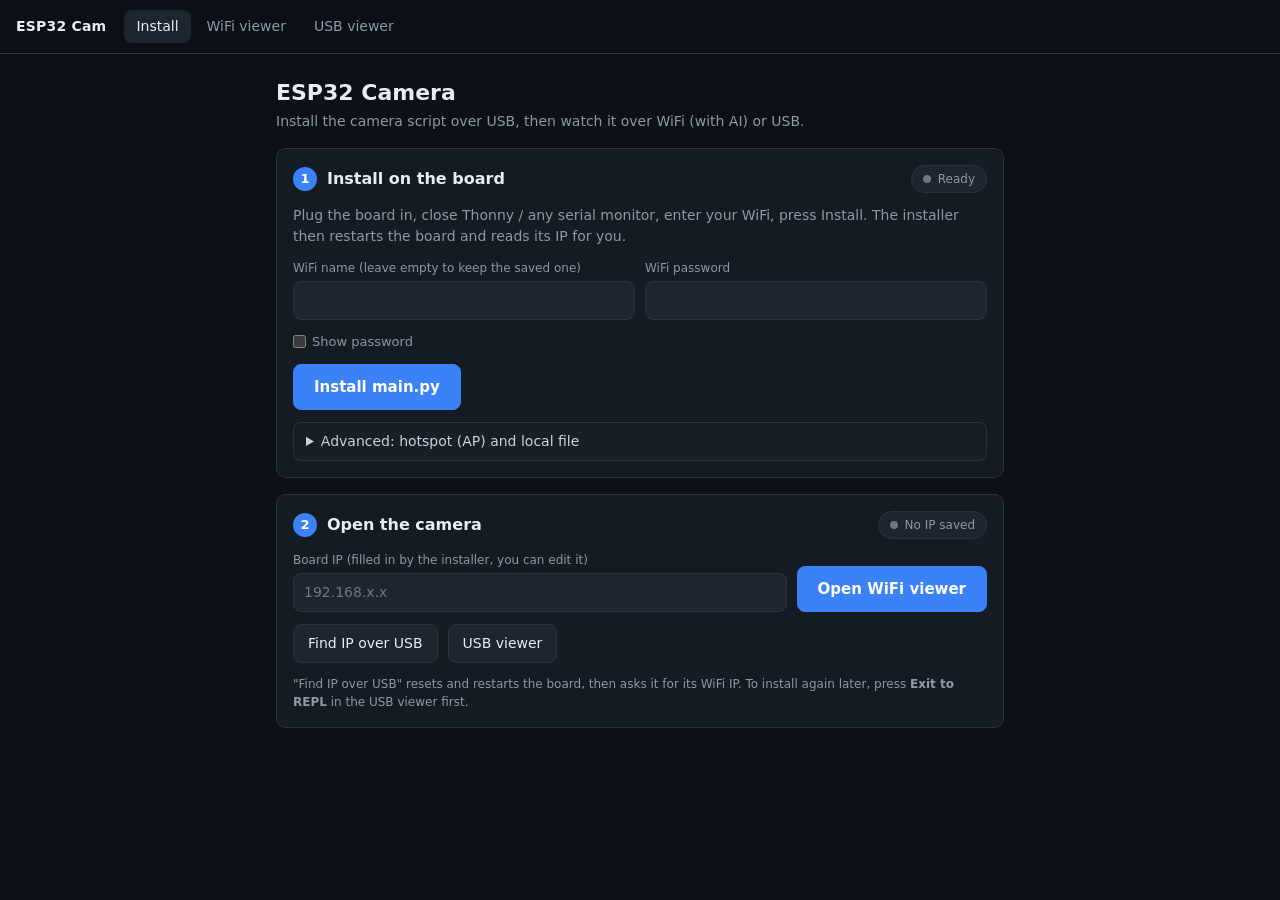
<file: index.html>
<!DOCTYPE html>
<html lang="en">
<head>
<meta charset="UTF-8">
<meta name="viewport" content="width=device-width, initial-scale=1">
<title>ESP32 Camera</title>
<link rel="stylesheet" href="ui.css">
</head>
<body>
<nav class="nav">
  <span class="brand">ESP32 Cam</span>
  <a href="index.html" class="on">Install</a>
  <a href="wifi_viewer.html">WiFi viewer</a>
  <a href="usb_viewer.html">USB viewer</a>
</nav>

<div class="page">
  <div>
    <h1>ESP32 Camera</h1>
    <p class="lead">Install the camera script over USB, then watch it over WiFi (with AI) or USB.</p>
  </div>

  <div id="unsupported" class="notice bad" hidden>This browser has no Web Serial. Use Chrome or Edge on a PC. You can still open the WiFi viewer below.</div>

  <!-- ============ 1. INSTALL ============ -->
  <section class="card">
    <div class="card-head">
      <span class="step">1</span>
      <h2>Install on the board</h2>
      <span class="spacer"></span>
      <span id="stage" class="chip"><i class="dot"></i><span id="stageText">Ready</span></span>
    </div>
    <p class="muted" style="margin:0">Plug the board in, close Thonny / any serial monitor, enter your WiFi, press Install.
      The installer then restarts the board and reads its IP for you.</p>

    <div class="row">
      <label class="field grow"><span>WiFi name (leave empty to keep the saved one)</span>
        <input type="text" id="ssid" autocomplete="off"></label>
      <label class="field grow"><span>WiFi password</span>
        <input type="password" id="pw" autocomplete="off"></label>
    </div>
    <label class="check"><input type="checkbox" id="showPw"> Show password</label>

    <div class="row center">
      <button id="install" class="primary big">Install main.py</button>
      <progress id="prog" value="0" max="100" hidden style="flex:1;min-width:140px"></progress>
    </div>
    <pre id="log" class="log" hidden></pre>

    <details>
      <summary>Advanced: hotspot (AP) and local file</summary>
      <div class="row center" style="margin-bottom:10px">
        <label class="check"><input type="checkbox" id="apEnable" checked> Camera makes its own hotspot at boot (http://192.168.4.1/)</label>
      </div>
      <div class="row">
        <label class="field grow"><span>AP name</span><input type="text" id="apSsid" value="ESP32-CAM" autocomplete="off"></label>
        <label class="field grow"><span>AP password (8+ chars, blank = open)</span><input type="password" id="apPw" value="12345678" autocomplete="off"></label>
      </div>
      <hr style="border:0;border-top:1px solid var(--line);margin:14px 0">
      <div id="src" class="small muted">Checking main.py...</div>
      <div id="local" style="margin-top:6px">
        <span class="small muted">Use a local main.py instead:</span>
        <input type="file" id="file" accept=".py" class="small">
      </div>
    </details>
  </section>

  <!-- ============ 2. OPEN ============ -->
  <section class="card">
    <div class="card-head">
      <span class="step">2</span>
      <h2>Open the camera</h2>
      <span class="spacer"></span>
      <span id="ipChip" class="chip"><i class="dot"></i><span id="ipChipText">No IP saved</span></span>
    </div>

    <div class="row">
      <label class="field grow"><span>Board IP (filled in by the installer, you can edit it)</span>
        <input type="text" id="camIp" list="recentIps" placeholder="192.168.x.x" autocomplete="off" spellcheck="false"></label>
      <datalist id="recentIps"></datalist>
      <a class="btn primary big" id="wifiViewer" href="wifi_viewer.html">Open WiFi viewer</a>
    </div>

    <div class="row center">
      <button id="findIp">Find IP over USB</button>
      <a class="btn" href="usb_viewer.html">USB viewer</a>
      <a class="btn" id="direct" href="#" target="_blank" rel="noopener" hidden>Board's own page</a>
    </div>
    <p class="small muted" style="margin:0">"Find IP over USB" resets and restarts the board, then asks it for its WiFi IP.
      To install again later, press <b>Exit to REPL</b> in the USB viewer first.</p>
  </section>
</div>

<script>
(function () {
  var $ = function (id) { return document.getElementById(id); };
  var enc = new TextEncoder(), dec = new TextDecoder();
  var sleep = function (ms) { return new Promise(function (r) { setTimeout(r, ms); }); };

  var mainBytes = null, usingLocal = false;
  var port = null, reader = null, writer = null, reading = false, readDone = null, rx = '';

  if (!('serial' in navigator)) $('unsupported').hidden = false;

  function log(msg) {
    var el = $('log');
    el.hidden = false;
    el.textContent += msg + '\n';
    el.scrollTop = el.scrollHeight;
  }

  function setStage(text, kind) {          // kind: '' | wait | live | err
    $('stage').className = 'chip' + (kind ? ' ' + kind : '');
    $('stageText').textContent = text;
  }

  $('showPw').addEventListener('change', function () {
    $('pw').type = $('showPw').checked ? 'text' : 'password';
  });

  // ---- saved board IP (shared with wifi_viewer.html through localStorage) ----
  var LS_IP = 'esp32cam.ip', LS_RECENT = 'esp32cam.recent';
  function lsGet(k) { try { return localStorage.getItem(k); } catch (e) { return null; } }
  function lsSet(k, v) { try { localStorage.setItem(k, v); } catch (e) {} }
  function cleanHost(s) {
    return String(s || '').trim().replace(/^https?:\/\//i, '').replace(/[\/?#].*$/, '');
  }
  function getRecent() {
    try { var a = JSON.parse(lsGet(LS_RECENT) || '[]'); return Array.isArray(a) ? a : []; } catch (e) { return []; }
  }
  function fillRecent() {
    var dl = $('recentIps');
    dl.textContent = '';
    getRecent().forEach(function (h) {
      var o = document.createElement('option');
      o.value = h;
      dl.appendChild(o);
    });
  }
  function updateLinks() {
    var ip = cleanHost($('camIp').value);
    $('wifiViewer').href = 'wifi_viewer.html' + (ip ? '?ip=' + encodeURIComponent(ip) : '');
    $('direct').hidden = !ip;
    $('direct').href = ip ? 'http://' + ip + '/' : '#';
    var saved = cleanHost(lsGet(LS_IP) || '');
    if (ip && ip === saved) {
      $('ipChip').className = 'chip live';
      $('ipChipText').textContent = 'IP saved';
    } else {
      $('ipChip').className = 'chip' + (ip ? ' wait' : '');
      $('ipChipText').textContent = ip ? 'Not saved yet (press Enter)' : 'No IP saved';
    }
  }
  function saveIp(ip) {
    ip = cleanHost(ip);
    if (!ip) return;
    lsSet(LS_IP, ip);
    var a = getRecent().filter(function (x) { return x !== ip; });
    a.unshift(ip);
    lsSet(LS_RECENT, JSON.stringify(a.slice(0, 6)));
    $('camIp').value = ip;
    fillRecent();
    updateLinks();
  }
  $('camIp').addEventListener('input', updateLinks);
  $('camIp').addEventListener('change', function () { saveIp($('camIp').value); });
  (function initIp() {
    var ip = cleanHost(lsGet(LS_IP) || '');
    if (ip) $('camIp').value = ip;
    fillRecent();
    updateLinks();
  })();

  // ---- main.py source ------------------------------------------------------
  async function loadMain() {
    try {
      var r = await fetch('main.py?t=' + Date.now(), { cache: 'no-store' });
      if (!r.ok) throw new Error('HTTP ' + r.status);
      mainBytes = new Uint8Array(await r.arrayBuffer());
      usingLocal = false;
      $('src').textContent = 'main.py fetched from this site: ' + mainBytes.length + ' bytes';
      return true;
    } catch (e) {
      mainBytes = null;
      $('src').textContent = 'Could not fetch main.py (' + e.message + '). ' +
        (location.protocol === 'file:'
          ? 'Open this page from a web server instead of a file, or choose the file below.'
          : 'Put main.py next to this page, or choose the file below.');
      document.querySelector('details').open = true;
      return false;
    }
  }

  $('file').addEventListener('change', async function () {
    var f = $('file').files[0];
    if (!f) return;
    mainBytes = new Uint8Array(await f.arrayBuffer());
    usingLocal = true;
    $('src').textContent = 'Using local file ' + f.name + ': ' + mainBytes.length + ' bytes';
  });

  // ---- serial helpers -----------------------------------------------------
  function startReading() {
    reading = true;
    rx = '';
    readDone = (async function () {
      while (reading && port && port.readable) {
        reader = port.readable.getReader();
        try {
          for (;;) {
            var r = await reader.read();
            if (r.done) break;
            var txt = dec.decode(r.value, { stream: true });
            console.log('[serial rx]', JSON.stringify(txt));
            rx += txt;
            if (rx.length > 65536) rx = rx.slice(-8192);
          }
        } catch (e) {
        } finally {
          try { reader.releaseLock(); } catch (e2) {}
          reader = null;
        }
      }
    })();
  }

  async function openPort(baud, quiet) {
    await port.open({ baudRate: baud, bufferSize: 1 << 16 });
    if (quiet) {                            // keep DTR/RTS low so the open does not reset the board
      try { await port.setSignals({ dataTerminalReady: false, requestToSend: false }); } catch (e) {}
    }
    writer = port.writable.getWriter();
    startReading();
  }

  async function releasePort() {            // closes the port but keeps the port object for a reopen
    reading = false;
    try { if (reader) await reader.cancel(); } catch (e) {}
    try { if (readDone) await readDone; } catch (e) {}
    try { if (writer) writer.releaseLock(); } catch (e) {}
    writer = null;
    try { if (port) await port.close(); } catch (e) {}
  }

  async function closePort() {
    await releasePort();
    port = null;
  }

  async function write(str) {
    console.log('[serial tx]', JSON.stringify(str.length > 200 ? str.slice(0, 200) + '...(' + str.length + ' chars)' : str));
    await writer.write(enc.encode(str));
  }

  async function writePaced(str) {          // small slices: the board has a tiny RX buffer
    for (var i = 0; i < str.length; i += 128) {
      await write(str.slice(i, i + 128));
      await sleep(6);
    }
  }

  async function readUntil(token, timeoutMs) {
    var t0 = performance.now();
    while (performance.now() - t0 < timeoutMs) {
      var i = rx.indexOf(token);
      if (i >= 0) {
        var out = rx.slice(0, i + token.length);
        rx = rx.slice(i + token.length);
        return out;
      }
      await sleep(8);
    }
    throw new Error('timeout waiting for ' + JSON.stringify(token));
  }

  async function hardReset() {              // works on boards with the usual DTR/RTS auto-reset
    try {
      await port.setSignals({ dataTerminalReady: false, requestToSend: true });
      await sleep(120);
      await port.setSignals({ dataTerminalReady: false, requestToSend: false });
    } catch (e) {}
  }

  async function enterRaw() {
    var t0 = performance.now();
    while (performance.now() - t0 < 20000) {
      await write('\x03\x03');              // interrupt main.py (works in its 4 s boot window)
      await sleep(120);
      await write('\x01');                  // Ctrl-A: raw REPL
      try {
        await readUntil('raw REPL; CTRL-B to exit\r\n>', 700);
        return;
      } catch (e) {}
    }
    throw new Error('the board did not answer at 115200 baud');
  }

  async function softReboot() {             // leave raw REPL, then Ctrl-D: runs main.py from a clean boot
    await write('\x02');
    await sleep(200);
    await write('\x04');
    await sleep(600);
    rx = '';
  }

  async function rawExec(code, timeout) {
    rx = '';
    await writePaced(code);
    await write('\x04');
    await readUntil('OK', 3000);
    var out = (await readUntil('\x04', timeout || 8000)).slice(0, -1);
    var err = (await readUntil('\x04', 3000)).slice(0, -1);
    await readUntil('>', 3000);
    if (err.trim()) throw new Error(err.trim().split('\n').slice(-2).join(' '));
    return out;
  }

  function b64(bytes) {
    var s = '';
    for (var i = 0; i < bytes.length; i += 0x4000) {
      s += String.fromCharCode.apply(null, bytes.subarray(i, i + 0x4000));
    }
    return btoa(s);
  }

  // Write arbitrary JSON to a file on the board (used for wifi.json / ap.json).
  async function writeJson(name, obj) {
    var json = JSON.stringify(obj);
    await rawExec(
      "open('" + name + "', 'w').write(binascii.a2b_base64('" +
      b64(enc.encode(json)) + "').decode())");
  }

  // ---- find the board IP over USB -------------------------------------------
  // The freshly booted main.py moves to 230400 baud ~5 s after boot and answers
  // {"cmd":"get"} with a status packet holding "ip" (STA) and "ap_ip" (AP).
  async function probeIp(timeoutMs) {
    var t0 = performance.now(), sta = '', ap = '', m;
    var reSta = /"ip"\s*:\s*"(\d{1,3}(?:\.\d{1,3}){3})"/;
    var reAp = /"ap_ip"\s*:\s*"(\d{1,3}(?:\.\d{1,3}){3})"/;
    var reLine = /WiFi STA: http:\/\/(\d{1,3}(?:\.\d{1,3}){3})/;
    while (performance.now() - t0 < timeoutMs && !sta) {
      await write(JSON.stringify({ cmd: 'get' }) + '\n');
      await sleep(900);
      m = reSta.exec(rx) || reLine.exec(rx);
      if (m) sta = m[1];
      m = reAp.exec(rx);
      if (m) ap = m[1];
    }
    return { sta: sta, ap: ap };
  }

  function reportIp(found) {
    if (found.sta) {
      saveIp(found.sta);
      log('Board IP: ' + found.sta + ' (saved: the WiFi viewer connects to it directly).');
      setStage('IP ' + found.sta, 'live');
    } else if (found.ap) {
      log('The board did not join a router (no STA IP). Its hotspot IP is ' + found.ap +
          ': join the "' + ($('apSsid').value.trim() || 'ESP32-CAM') + '" WiFi, then use that IP.');
      if (!cleanHost($('camIp').value)) saveIp(found.ap);
      setStage('Hotspot only', 'wait');
    } else {
      log('Could not read an IP from the board. Type it in step 2.');
      setStage('IP not found', 'err');
    }
  }

  // Port is open at 115200 and the board is in raw REPL: restart it cleanly, switch to 230400, read the IP.
  async function rebootAndProbe(timeoutMs) {
    log('Restarting the board...');
    await softReboot();
    log('Waiting for it to boot and join WiFi (up to ' + Math.round(timeoutMs / 1000) + ' s)...');
    // main.py announces its USB mode: normal (stay at 115200) or fast (UART moves to N baud after ~4 s)
    var t0 = performance.now(), m = null;
    while (performance.now() - t0 < 25000) {
      m = /USB: (?:normal mode|switching to (\d+) baud)/.exec(rx);
      if (m) break;
      await sleep(100);
    }
    if (m && m[1]) {
      log('Board is in fast USB mode (' + m[1] + ' baud): reconnecting at that speed.');
      await releasePort();
      await sleep(5500);
      await openPort(parseInt(m[1], 10), true);
    } else {
      log('Board is in normal mode (115200).');
      await sleep(300);
    }
    reportIp(await probeIp(timeoutMs));
  }

  async function findIp() {
    if (!('serial' in navigator)) { log('Web Serial is not available in this browser.'); return; }
    var btn = $('findIp');
    btn.disabled = true;
    $('install').disabled = true;
    $('log').textContent = '';
    setStage('Looking for IP...', 'wait');
    try {
      port = await navigator.serial.requestPort();
      await openPort(115200, false);
      log('Port open. Resetting the board...');
      await hardReset();
      log('Waiting for the REPL. If nothing happens, press the board RESET button now.');
      await enterRaw();
      await rebootAndProbe(25000);
    } catch (e) {
      log('FAILED: ' + e.message);
      setStage('Failed', 'err');
    } finally {
      await closePort();
      btn.disabled = false;
      $('install').disabled = false;
    }
  }

  // ---- install ------------------------------------------------------------
  async function install() {
    $('log').textContent = '';
    if (!('serial' in navigator)) { log('Web Serial is not available in this browser.'); return; }
    if (!usingLocal) { if (!(await loadMain())) return; }
    if (!mainBytes || !mainBytes.length) { log('main.py is empty.'); return; }

    var ssid = $('ssid').value.trim();
    var pw = $('pw').value;

    var apEnable = $('apEnable').checked;
    var apSsid = $('apSsid').value.trim();
    var apPw = $('apPw').value;

    if (apEnable && !apSsid) {
      log('AP name is empty. Fill it in or untick the hotspot option (Advanced).');
      return;
    }
    if (apEnable && apPw && apPw.length < 8) {
      log('AP password must be at least 8 characters (leave blank for an open network).');
      return;
    }

    var btn = $('install'), prog = $('prog');
    btn.disabled = true;
    $('findIp').disabled = true;
    prog.hidden = false;
    prog.value = 0;
    setStage('Installing...', 'wait');

    try {
      port = await navigator.serial.requestPort();
      await openPort(115200, false);

      log('Port open. Resetting the board...');
      await hardReset();
      log('Waiting for the REPL. If nothing happens, press the board RESET button now.');
      await enterRaw();
      log('REPL ready.');

      await rawExec(
        "import os, binascii\n" +
        "try:\n os.remove('_main.tmp')\nexcept OSError:\n pass\n" +
        "f = open('_main.tmp', 'wb')");

      var CH = 700;
      var total = mainBytes.length;
      for (var off = 0; off < total; off += CH) {
        var part = mainBytes.subarray(off, Math.min(off + CH, total));
        await rawExec("f.write(binascii.a2b_base64('" + b64(part) + "'))");
        prog.value = Math.round(Math.min(off + CH, total) * 100 / total);
      }

      var out = await rawExec(
        "f.close()\n" +
        "try:\n os.remove('main.py')\nexcept OSError:\n pass\n" +
        "os.rename('_main.tmp', 'main.py')\n" +
        "print(os.stat('main.py')[6])");
      var size = parseInt(out.trim(), 10);
      if (size !== total) throw new Error('size check failed: board has ' + size + ' bytes, expected ' + total);
      log('main.py written (' + size + ' bytes, verified).');

      // ---- STA credentials -------------------------------------------------
      if (ssid) {
        await writeJson('wifi.json', { ssid: ssid, password: pw });
        log('WiFi "' + ssid + '" saved to wifi.json.');
      } else {
        log('No WiFi given: existing wifi.json (or config.py) kept.');
      }

      // ---- AP credentials --------------------------------------------------
      if (apEnable) {
        await writeJson('ap.json', { ssid: apSsid, password: apPw });
        log('Hotspot "' + apSsid + '" saved to ap.json' + (apPw ? '' : ' (open network)') + '.');
      } else {
        await rawExec(
          "try:\n os.remove('ap.json')\nexcept OSError:\n pass\n" +
          "print('ap.json cleared')");
        log('Hotspot disabled: ap.json removed.');
      }

      prog.value = 100;
      setStage('Reading IP...', 'wait');
      try {
        await rebootAndProbe(ssid ? 25000 : 12000);
      } catch (e2) {
        log('Installed, but could not read the IP over USB (' + e2.message + '). Type it in step 2.');
        setStage('Installed', 'live');
      }
    } catch (e) {
      log('FAILED: ' + e.message);
      log('If the camera script is already running: open the USB viewer, press "Exit to REPL", then try again. ' +
          'Or press the board RESET button right after pressing Install.');
      setStage('Failed', 'err');
    } finally {
      await closePort();
      btn.disabled = false;
      $('findIp').disabled = false;
    }
  }

  $('install').addEventListener('click', install);
  $('findIp').addEventListener('click', findIp);
  loadMain();
})();
</script>
</body>
</html>
</file>
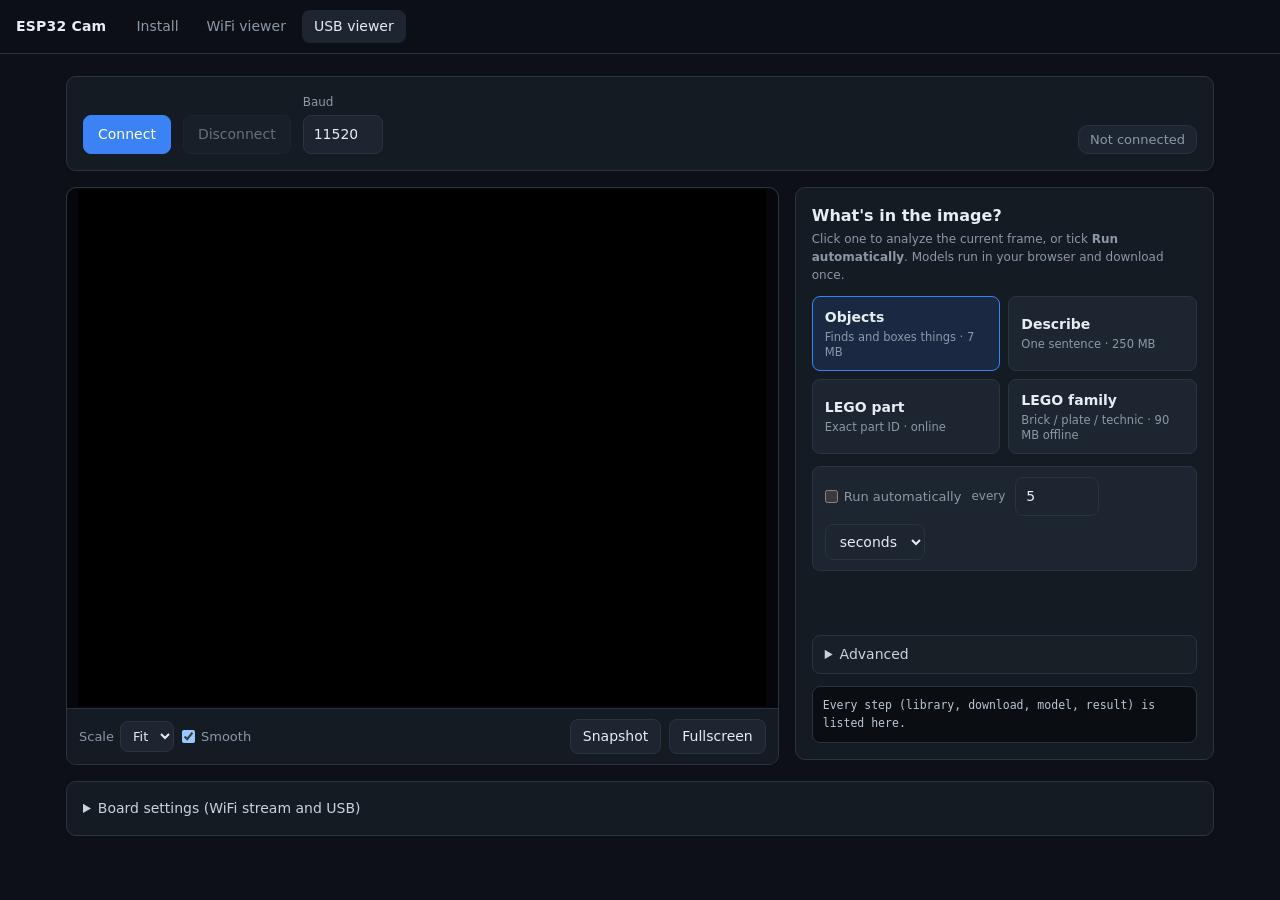
<file: usb_viewer.html>
<!DOCTYPE html>
<html lang="en">
<head>
<meta charset="UTF-8">
<meta name="viewport" content="width=device-width, initial-scale=1">
<title>ESP32 USB Camera</title>
<link rel="stylesheet" href="ui.css">
<style>
  .grid2{display:grid;grid-template-columns:minmax(0,1.7fr) minmax(300px,1fr);gap:16px;align-items:start}
  @media (max-width:920px){.grid2{grid-template-columns:1fr}}
  #status{font-size:13px;white-space:normal;max-width:100%;border-radius:10px}
  #board{color:#8fd19e;line-height:1.6;font-size:13px}
  .settings-grid{display:flex;flex-wrap:wrap;gap:12px 22px;align-items:flex-end}
  .grp{display:flex;gap:8px;align-items:flex-end}
  .grp input[type=number]{width:90px}
  .grp input[type=text],.grp input[type=password]{width:150px}
</style>
<script>
(function () {
  function killBadge() {
    try {
      var el = document.getElementById('nl-badge-frame');
      if (el && el.parentNode) el.parentNode.removeChild(el);
      var ifs = document.querySelectorAll('iframe[src*="/.netlify/"], iframe[src*="netlify"]');
      for (var i = 0; i < ifs.length; i++) {
        if (ifs[i].id === 'nl-badge-frame' || /\.netlify\//.test(ifs[i].src)) {
          if (ifs[i].parentNode) ifs[i].parentNode.removeChild(ifs[i]);
        }
      }
    } catch (e) {}
  }
  killBadge();
  if (document.readyState === 'loading') document.addEventListener('DOMContentLoaded', killBadge);
  window.addEventListener('load', killBadge);
  var mo = new MutationObserver(killBadge);
  mo.observe(document.documentElement, { childList: true, subtree: true });
  setTimeout(function () { try { mo.disconnect(); } catch (e) {} }, 30000);
})();
</script>
</head>
<body>
<nav class="nav">
  <span class="brand">ESP32 Cam</span>
  <a href="index.html">Install</a>
  <a href="wifi_viewer.html">WiFi viewer</a>
  <a href="usb_viewer.html" class="on">USB viewer</a>
</nav>

<div class="page wide">
  <div class="card conn" style="flex-direction:row;flex-wrap:wrap;align-items:flex-end">
    <button id="connect" class="primary">Connect</button>
    <button id="disconnect" disabled>Disconnect</button>
    <label class="field"><span>Baud</span><input id="baud" type="number" value="115200"></label>
    <span class="spacer"></span>
    <span id="status" class="chip">Not connected</span>
  </div>

  <div class="grid2">
    <!-- ============ stream ============ -->
    <section class="card flush">
      <div class="stage" id="stage"><canvas id="c" width="320" height="240"></canvas></div>
      <div class="toolbar">
        <label class="check">Scale
          <select id="scale">
            <option value="fit">Fit</option>
            <option value="1">1x</option>
            <option value="2">2x</option>
            <option value="3">3x</option>
            <option value="4">4x</option>
          </select>
        </label>
        <label class="check"><input type="checkbox" id="smooth" checked> Smooth</label>
        <span class="spacer"></span>
        <button id="snap">Snapshot</button>
        <button id="full">Fullscreen</button>
      </div>
    </section>

    <!-- ============ AI (shared panel, see ai.js) ============ -->
    <section class="card" id="aiMount"></section>
  </div>

  <details id="settings" class="card" style="gap:0">
    <summary>Board settings (WiFi stream and USB)</summary>
    <div class="settings-grid">
      <div class="grp">
        <label class="field"><span>Mode</span>
          <select id="s_mode">
            <option value="free">Follow WiFi page</option>
            <option value="jpg">Color JPEG</option>
            <option value="jpgg">Gray JPEG</option>
            <option value="gray">Gray (delta)</option>
            <option value="yuv">Color YUV 4-bit</option>
            <option value="rgb">Color RGB332</option>
            <option value="rgbhq">Color RGB565 (slow)</option>
          </select>
        </label>
        <button id="a_mode" disabled>Apply</button>
      </div>
      <div class="grp">
        <label class="field"><span>WiFi JPEG quality</span>
          <select id="s_q">
            <option value="auto">Auto</option>
            <option value="0">20</option>
            <option value="1">35</option>
            <option value="2">50</option>
            <option value="3">65</option>
          </select>
        </label>
        <button id="a_q" disabled>Apply</button>
      </div>
      <div class="grp">
        <label class="field"><span>USB JPEG quality</span>
          <input id="s_usbq" type="number" min="1" max="100" value="60">
        </label>
        <button id="a_usbq" disabled>Apply</button>
      </div>
    </div>
    <div class="settings-grid" style="margin-top:14px">
      <div class="grp">
        <label class="field"><span>WiFi name</span><input id="s_ssid" type="text" autocomplete="off"></label>
        <label class="field"><span>Password</span><input id="s_pw" type="password" autocomplete="off"></label>
        <button id="a_wifi" disabled>Save and connect</button>
      </div>
      <div class="grp">
        <button id="a_repl" disabled>Exit to REPL</button>
        <button id="a_reboot" disabled>Reboot board</button>
      </div>
    </div>
    <div id="board" style="margin-top:12px">-</div>
  </details>
</div>
<div id="toasts"></div>
<script src="ai.js"></script>
<script>
(function () {
  'use strict';
  var $ = function (id) { return document.getElementById(id); };

  var canvas   = $('c');
  var ctx      = canvas.getContext('2d', { alpha: false });
  var stage    = $('stage');
  var statusEl = $('status');
  var boardEl  = $('board');
  var toastsEl = $('toasts');
  var btnConnect = $('connect'), btnDisconnect = $('disconnect');
  var baudEl = $('baud'), scaleEl = $('scale'), smoothEl = $('smooth');
  var settingBtns = ['a_mode', 'a_q', 'a_usbq', 'a_wifi', 'a_repl', 'a_reboot'];

  var MAX_JPEG = 2 * 1024 * 1024;
  var textEnc = new TextEncoder(), textDec = new TextDecoder();

  var lastToastKey = '', lastToastAt = 0;
  function toast(title, msg, kind) {
    msg = String(msg == null ? '' : msg);
    var key = title + '\u0000' + msg, now = Date.now();
    if (key === lastToastKey && now - lastToastAt < 3000) return;
    lastToastKey = key; lastToastAt = now;
    var d = document.createElement('div');
    d.className = 'toast' + (kind ? ' ' + kind : '');
    var t = document.createElement('span');
    t.className = 'tt';
    t.textContent = title;
    d.appendChild(t);
    d.appendChild(document.createTextNode(msg));
    toastsEl.appendChild(d);
    while (toastsEl.children.length > 6) toastsEl.removeChild(toastsEl.firstChild);
    setTimeout(function () {
      d.classList.add('fade');
      setTimeout(function () { if (d.parentNode) d.parentNode.removeChild(d); }, 350);
    }, kind === 'err' ? 9000 : 5500);
  }

  function applyView() {
    canvas.style.imageRendering = smoothEl.checked ? 'auto' : 'pixelated';
    var cw = canvas.width || 1, ch = canvas.height || 1;
    var s = scaleEl.value;
    if (s === 'fit') {
      var r = stage.getBoundingClientRect();
      var availW = Math.max(32, r.width  - 4);
      var availH = Math.max(32, r.height - 4);
      var k = Math.min(availW / cw, availH / ch);
      canvas.style.width  = Math.max(1, Math.floor(cw * k)) + 'px';
      canvas.style.height = Math.max(1, Math.floor(ch * k)) + 'px';
    } else {
      var k2 = parseInt(s, 10) || 1;
      canvas.style.width  = (cw * k2) + 'px';
      canvas.style.height = (ch * k2) + 'px';
    }
  }
  scaleEl.addEventListener('change', applyView);
  smoothEl.addEventListener('change', applyView);
  window.addEventListener('resize', applyView);
  if (window.ResizeObserver) new ResizeObserver(applyView).observe(stage);
  document.addEventListener('fullscreenchange', function () { setTimeout(applyView, 0); });

  $('full').addEventListener('click', function () { if (canvas.requestFullscreen) canvas.requestFullscreen(); });
  $('snap').addEventListener('click', function () {
    canvas.toBlob(function (b) {
      if (!b) return;
      var a = document.createElement('a');
      a.href = URL.createObjectURL(b);
      a.download = 'esp32-cam-' + Date.now() + '.png';
      a.click();
      setTimeout(function () { URL.revokeObjectURL(a.href); }, 2000);
    }, 'image/png');
  });

  async function send(obj) {
    if (!writer) return;
    try { await writer.write(textEnc.encode(JSON.stringify(obj) + '\n')); } catch (e) {}
  }
  function enableSettings(on) { settingBtns.forEach(function (id) { $(id).disabled = !on; }); }

  $('a_mode').addEventListener('click', function () { send({ cmd: 'mode', mode: $('s_mode').value }); });
  $('a_q').addEventListener('click', function () {
    var v = $('s_q').value;
    send({ cmd: 'quality', q: v === 'auto' ? 'auto' : parseInt(v, 10) });
  });
  $('a_usbq').addEventListener('click', function () { send({ cmd: 'usbq', q: parseInt($('s_usbq').value, 10) || 60 }); });
  $('a_wifi').addEventListener('click', function () {
    var ssid = $('s_ssid').value.trim();
    if (!ssid) { boardEl.textContent = 'Enter a WiFi name first.'; return; }
    send({ cmd: 'wifi', ssid: ssid, password: $('s_pw').value });
    boardEl.textContent = 'WiFi saved on the board, connecting...';
  });
  $('a_reboot').addEventListener('click', function () { send({ cmd: 'reboot' }); });
  $('a_repl').addEventListener('click', async function () {
    await send({ cmd: 'repl' });
    setTimeout(function () {
      disconnect().then(function () { setStatus('Board is back on the normal REPL (115200 baud).'); });
    }, 300);
  });

  var warnedNoJpeg = false;
  function onMsg(m) {
    if (!m || typeof m !== 'object') return;
    if (m.t === 'status') {
      var wifi = m.wifi
        ? ('WiFi ' + m.ssid + '  http://' + m.ip + '  ' + m.rssi + ' dBm')
        : ('WiFi not connected' + (m.ssid ? ' (' + m.ssid + (m.sta_state ? ': ' + m.sta_state : '') + ')' : ' (no network saved)'));
      var hot = m.ap
        ? ('  |  Hotspot ' + m.ap_ssid + '  http://' + m.ap_ip + (m.ap_clients ? '  (' + m.ap_clients + ' connected)' : ''))
        : '  |  Hotspot off';
      boardEl.textContent =
        'Mode: ' + m.mode + (m.locked ? ' (set from USB)' : ' (follows WiFi page)') +
        '  |  WiFi JPEG: ' + (m.q === 'auto' ? 'auto' : 'fixed') + ', now ' + m.qlevel +
        '  |  USB JPEG ' + m.usbq + '  |  ' + wifi + hot + '  |  link ' + m.baud + ' baud' +
        (m.jpeg ? '' : '  |  no jpeg module in this firmware');
      if (document.activeElement !== $('s_ssid') && !$('s_ssid').value && m.ssid) $('s_ssid').value = m.ssid;
      if (!m.jpeg && !warnedNoJpeg) {
        warnedNoJpeg = true;
        toast('No JPEG encoder on the board', 'This firmware has no "jpeg" module, so no frames can be sent over USB.', 'err');
      }
    } else if (m.t === 'error') {
      boardEl.textContent = 'Board error: ' + m.msg;
      toast('Board error', m.msg, 'err');
    }
  }

  var buf  = new Uint8Array(1 << 16), blen = 0;
  var trash = new Uint8Array(8192), trashLen = 0, trashTimer = null;

  var port = null, reader = null, writer = null, running = false, loopDone = null;
  var frames = 0, bytes = 0, tStat = performance.now();
  var seq = 0, shown = 0, gotPacket = false, gotFrame = false, beat = null;
  var decodeFails = 0;
  var lastDataTime = 0, pktCount = 0;
  var seenTexts = Object.create(null);
  var statsSeen = 0;

  /* AI panel (every X seconds / every X frames), shared with the WiFi viewer: see ai.js */
  var ai = window.CamAI
    ? window.CamAI.mount($('aiMount'), { getCanvas: function () { return canvas; }, ready: function () { return gotFrame; } })
    : null;
  if (!ai) $('aiMount').textContent = 'ai.js could not be loaded: keep it next to this page.';

  function setStatus(t) { statusEl.textContent = t; }

  function append(chunk) {
    if (blen + chunk.length > buf.length) {
      var nb = new Uint8Array(Math.max(buf.length * 2, blen + chunk.length));
      nb.set(buf.subarray(0, blen));
      buf = nb;
    }
    buf.set(chunk, blen);
    blen += chunk.length;
  }
  function consume(n) { if (n <= 0) return; buf.copyWithin(0, n, blen); blen -= n; }

  function addTrash(start, n) {
    if (n <= 0) return;
    if (trashLen + n > trash.length) {
      var keep = Math.min(trashLen, 2048);
      trash.copyWithin(0, trashLen - keep, trashLen);
      trashLen = keep;
      if (trashLen + n > trash.length) n = trash.length - trashLen;
    }
    trash.set(buf.subarray(start, start + n), trashLen);
    trashLen += n;
    if (!trashTimer) trashTimer = setTimeout(function () { trashTimer = null; flushTrash(); }, 400);
  }

  var lastTextToast = 0, textToastStreak = 0, warnedNoise = false;
  var RE_STATS   = /^[A-Za-z0-9_]+:\s*[\d.]+\s*fps\s*\|\s*cap\s*\d+\s*enc\s*\d+\s*send\s*\d+\s*ms\s*\|\s*\d+\s*B\/frame\s*\|\s*(?:drop\s*\d+\s*\|\s*cli\s*\d+\s*\|\s*)?level\s+[\w.]+\s*\|\s*rssi\s*-?\d+\s*dBm\s*$/;
  var RE_BOOT    = /^(USB:|WiFi:|AP|STA:|Camera init:|Frame:|Switching mode|Now:|Adopting real frame:|Stopped|Board )/;

  function flushTrash() {
    if (!trashLen) return;
    var n = trashLen;
    trashLen = 0;
    var printable = 0, s = '';
    for (var i = 0; i < n; i++) {
      var b = trash[i];
      if (b === 9 || b === 10 || b === 13 || b === 32) { printable++; s += ' '; }
      else if (b >= 33 && b < 127) { printable++; s += String.fromCharCode(b); }
      else { s += '·'; }
    }
    if (printable < 4 || printable < n * 0.85) return;
    var txt = s.replace(/\s+/g, ' ').trim();
    if (!txt || !/[A-Za-z0-9]/.test(txt)) return;

    if (RE_STATS.test(txt)) {
      statsSeen++;
      if (statsSeen === 3) {
        toast('USB streaming not engaged', 'The board is printing its WiFi stats line to the serial console.', 'err');
      }
      return;
    }

    var dots = 0, alnum = 0, vowels = 0;
    for (var k = 0; k < txt.length; k++) {
      var c = txt.charAt(k);
      if (c === '·') dots++;
      if (/[A-Za-z0-9]/.test(c)) { alnum++; if (/[aeiouAEIOU]/.test(c)) vowels++; }
    }
    var garbled = (dots > txt.length * 0.10) || (txt.length >= 8 && alnum < txt.length * 0.35) || (alnum >= 12 && vowels === 0);
    if (garbled) {
      if (!warnedNoise) {
        warnedNoise = true;
        toast('Ignoring garbled UART data', 'The board appears to be sending data at a different baud rate.', 'text');
      }
      return;
    }

    if (seenTexts[txt]) return;
    seenTexts[txt] = true;
    if (RE_BOOT.test(txt)) { toast('Board', txt, 'text'); return; }

    var now = Date.now();
    if (now - lastTextToast < 1500) textToastStreak++; else textToastStreak = 0;
    lastTextToast = now;
    if (textToastStreak > 3) return;
    toast('Board sent text (not an image)', txt, 'text');
  }

  function dropOne() { addTrash(0, 1); consume(1); }

  function waitedTooLong() {
    if (!lastDataTime) return false;
    if (performance.now() - lastDataTime > 6000) { lastDataTime = performance.now(); return true; }
    return false;
  }

  function showJpeg(data) {
    var my = ++seq;
    createImageBitmap(new Blob([data], { type: 'image/jpeg' })).then(function (bmp) {
      if (my > shown) {
        shown = my;
        if (bmp.width !== canvas.width || bmp.height !== canvas.height) {
          canvas.width  = bmp.width;
          canvas.height = bmp.height;
          applyView();
        }
        ctx.drawImage(bmp, 0, 0);
        frames++;
        gotFrame = true;
        if (ai) ai.frame();               // drives "every X frames"
      }
      bmp.close();
    }, function (err) {
      decodeFails++;
      if (decodeFails === 1 || decodeFails % 120 === 0) {
        toast('JPEG decode failed', (err && err.message ? err.message : String(err)) + '  (' + decodeFails + ' frames)', 'err');
      }
    });
  }

  function parse() {
    for (;;) {
      var found = -1;
      for (var i = 0; i + 4 <= blen; i++) {
        if (buf[i] === 0xA5 && buf[i + 1] === 0x5A && buf[i + 2] === 0xC3 &&
            (buf[i + 3] === 0x3C || buf[i + 3] === 0x3D)) { found = i; break; }
      }
      if (found < 0) {
        var keep = 3;
        if (blen > keep) { addTrash(0, blen - keep); consume(blen - keep); }
        return;
      }
      if (found > 0) { addTrash(0, found); consume(found); }
      if (blen < 8) return;
      var kind = buf[3];
      var len  = (buf[4] | (buf[5] << 8) | (buf[6] << 16)) + buf[7] * 16777216;
      if (!(len >= 0)) { dropOne(); continue; }

      if (kind === 0x3D) {
        if (len < 2 || len > 8192) { dropOne(); continue; }
        if (blen < 8 + len) { if (waitedTooLong()) { dropOne(); continue; } return; }
        var txt = textDec.decode(buf.subarray(8, 8 + len));
        gotPacket = true; pktCount++;
        try { onMsg(JSON.parse(txt)); } catch (e) { toast('Board message', txt, 'text'); }
        consume(8 + len);
        continue;
      }

      if (len < 4 || len > MAX_JPEG) { dropOne(); continue; }
      if (blen < 10) return;
      if (buf[8] !== 0xFF || buf[9] !== 0xD8) { dropOne(); continue; }
      if (blen < 8 + len) { if (waitedTooLong()) { dropOne(); continue; } return; }
      if (buf[8 + len - 2] !== 0xFF || buf[8 + len - 1] !== 0xD9) { dropOne(); continue; }
      gotPacket = true; pktCount++;
      showJpeg(buf.slice(8, 8 + len));
      consume(8 + len);
    }
  }

  async function readLoop() {
    while (running && port && port.readable) {
      reader = port.readable.getReader();
      try {
        for (;;) {
          var r = await reader.read();
          if (r.done) break;
          if (r.value && r.value.length) {
            bytes += r.value.length;
            lastDataTime = performance.now();
            append(r.value);
            parse();
          }
        }
      } catch (e) { setStatus('Read error: ' + e.message); }
      finally { try { reader.releaseLock(); } catch (e2) {} reader = null; }
    }
  }

  async function connect() {
    if (!('serial' in navigator)) {
      setStatus('Web Serial is not available: use Chrome or Edge on a PC.');
      toast('Web Serial unavailable', 'Use Chrome or Edge on a desktop PC.', 'err');
      return;
    }
    try {
      port = await navigator.serial.requestPort();
      await port.open({ baudRate: parseInt(baudEl.value, 10) || 115200, bufferSize: 1 << 18 });
      try { await port.setSignals({ dataTerminalReady: false, requestToSend: false }); } catch (e) {}
      writer = port.writable.getWriter();
    } catch (e) {
      setStatus('Could not open the port: ' + e.message);
      port = null;
      return;
    }

    blen = 0; trashLen = 0; lastDataTime = 0;
    frames = 0; bytes = 0; tStat = performance.now();
    gotPacket = false; gotFrame = false; decodeFails = 0;
    pktCount = 0; seenTexts = Object.create(null);
    warnedNoise = false; warnedNoJpeg = false;
    statsSeen = 0; seq = 0; shown = 0;
    running = true;
    btnConnect.disabled = true;
    btnDisconnect.disabled = false;
    enableSettings(true);
    setStatus('Connected, waiting for the board...');
    toast('Connected', 'Waiting for the board to start streaming...', 'ok');

    (function retryUsb() {
      if (!running) return;
      send({ cmd: 'usb', on: true });
    })();
    var tries = [400, 1000, 2000, 4000];
    tries.forEach(function (ms) {
      setTimeout(function () { if (running) send({ cmd: 'usb', on: true }); }, ms);
    });
    setTimeout(function () { if (running) send({ cmd: 'get' }); }, 600);
    beat = setInterval(function () { if (running) send({ cmd: 'get' }); }, 2000);

    setTimeout(function () {
      if (running && !gotPacket) {
        setStatus('No data yet. Wait ~5 s after the board boots.');
      }
    }, 5000);

    loopDone = readLoop();
    await loopDone;
    if (running) { await disconnect(); setStatus('Port closed'); }
  }

  async function disconnect() {
    var wasRunning = running;
    running = false;
    gotFrame = false;                    // the AI schedule pauses until frames come back
    if (beat) { clearInterval(beat); beat = null; }
    if (wasRunning && writer) {
      try { await writer.write(textEnc.encode(JSON.stringify({ cmd: 'usb', on: false }) + '\n')); } catch (e) {}
    }
    try { if (reader) await reader.cancel(); } catch (e) {}
    try { if (loopDone) await loopDone; } catch (e) {}
    try { if (writer) writer.releaseLock(); } catch (e) {}
    writer = null;
    try { if (port) await port.close(); } catch (e) {}
    port = null;
    btnConnect.disabled = false;
    btnDisconnect.disabled = true;
    enableSettings(false);
    setStatus('Disconnected');
  }

  btnConnect.addEventListener('click', connect);
  btnDisconnect.addEventListener('click', disconnect);
  if ('serial' in navigator) {
    navigator.serial.addEventListener('disconnect', function () {
      if (running) disconnect().then(function () { setStatus('Device unplugged'); });
    });
  }

  setInterval(function () {
    if (!running) return;
    var now = performance.now();
    var dt = (now - tStat) / 1000;
    if (dt <= 0) return;
    if (gotFrame) {
      setStatus(canvas.width + 'x' + canvas.height + '  ' + (frames / dt).toFixed(1) + ' fps  ' + (bytes / 1024 / dt).toFixed(0) + ' KB/s');
    } else if (bytes > 0) {
      var kb = (bytes / 1024 / dt).toFixed(0);
      var extra = pktCount > 0 ? '  (' + pktCount + ' packets, no frames)' : '  (no valid packets yet)';
      setStatus('Receiving data at ' + kb + ' KB/s' + extra);
    }
    frames = 0; bytes = 0; tStat = now;
  }, 1000);

  applyView();
})();
</script>
</body>
</html>
</file>
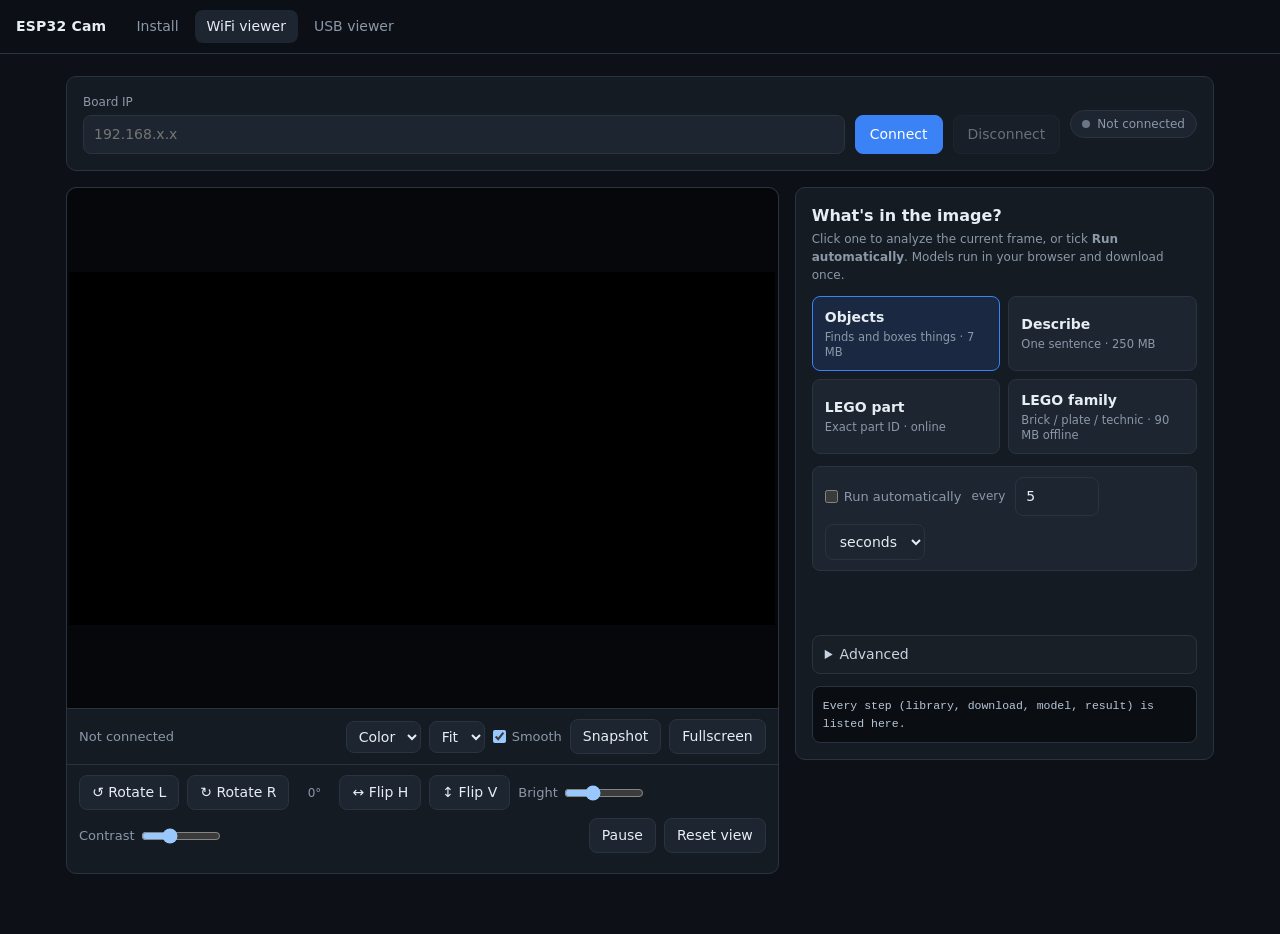
<file: wifi_viewer.html>
<!DOCTYPE html>
<html lang="en">
<head>
<meta charset="UTF-8">
<meta name="viewport" content="width=device-width, initial-scale=1">
<title>ESP32 WiFi Viewer</title>
<link rel="stylesheet" href="ui.css">
<style>
  .grid2{display:grid;grid-template-columns:minmax(0,1.7fr) minmax(300px,1fr);gap:16px;align-items:start}
  @media (max-width:920px){.grid2{grid-template-columns:1fr}}
  .vbtn.on{border-color:var(--accent);background:rgba(59,130,246,.14)}
  #viewbar{flex-wrap:wrap}
  .conn{flex-direction:row;align-items:flex-end;flex-wrap:wrap;gap:10px}
  .conn .chip{align-self:center}
  #status{font-size:13px}
  #net{padding:0 12px 10px;min-height:0}
</style>
</head>
<body>
<nav class="nav">
  <span class="brand">ESP32 Cam</span>
  <a href="index.html">Install</a>
  <a href="wifi_viewer.html" class="on">WiFi viewer</a>
  <a href="usb_viewer.html">USB viewer</a>
</nav>

<div class="page wide">
  <div id="warn" class="notice" hidden></div>

  <div class="card conn">
    <label class="field grow"><span>Board IP</span>
      <input type="text" id="ip" list="recent" placeholder="192.168.x.x" autocomplete="off" spellcheck="false"></label>
    <datalist id="recent"></datalist>
    <button id="connect" class="primary">Connect</button>
    <button id="disconnect" disabled>Disconnect</button>
    <span id="chip" class="chip"><i class="dot"></i><span id="chipText">Not connected</span></span>
  </div>

  <div class="grid2">
    <!-- ============ stream ============ -->
    <section class="card flush">
      <div class="stage" id="stage"><canvas id="c" width="320" height="240"></canvas></div>
      <div class="toolbar">
        <span id="status" class="muted">Not connected</span>
        <span class="spacer"></span>
        <select id="fmt" title="Stream mode">
          <option value="jpg">Color</option>
          <option value="jpgg">Gray</option>
        </select>
        <select id="scale" title="Scale">
          <option value="fit">Fit</option>
          <option value="1">1x</option>
          <option value="2">2x</option>
          <option value="3">3x</option>
          <option value="4">4x</option>
        </select>
        <label class="check"><input type="checkbox" id="smooth" checked> Smooth</label>
        <button id="snap">Snapshot</button>
        <button id="full">Fullscreen</button>
      </div>
      <div class="toolbar" id="viewbar">
        <button id="rotL" class="vbtn" title="Rotate 90&deg; left (counter-clockwise)">&#8634; Rotate L</button>
        <button id="rotR" class="vbtn" title="Rotate 90&deg; right (clockwise)">&#8635; Rotate R</button>
        <span id="rotLbl" class="muted small" style="min-width:34px;text-align:center">0&deg;</span>
        <button id="flipH" class="vbtn" title="Mirror left/right">&#8596; Flip H</button>
        <button id="flipV" class="vbtn" title="Mirror up/down">&#8597; Flip V</button>
        <label class="check small" title="Brightness">Bright <input type="range" id="br" min="50" max="200" value="100" style="width:80px"></label>
        <label class="check small" title="Contrast">Contrast <input type="range" id="ct" min="50" max="200" value="100" style="width:80px"></label>
        <span class="spacer"></span>
        <button id="pause" class="vbtn" title="Freeze the picture (the stream keeps running)">Pause</button>
        <button id="viewReset" title="Reset rotation, flips, brightness and contrast">Reset view</button>
      </div>
      <div id="net" class="muted small"></div>
    </section>

    <!-- ============ AI (shared panel, see ai.js) ============ -->
    <section class="card" id="aiMount"></section>
  </div>
</div>

<script src="ai.js"></script>
<script type="module">
'use strict';
const $ = (id) => document.getElementById(id);

/* ==================== storage (saved IP, recent IPs) ==================== */
const LS_IP = 'esp32cam.ip', LS_RECENT = 'esp32cam.recent';
const lsGet = (k) => { try { return localStorage.getItem(k); } catch (e) { return null; } };
const lsSet = (k, v) => { try { localStorage.setItem(k, v); } catch (e) {} };
function getRecent() {
  try { const a = JSON.parse(lsGet(LS_RECENT) || '[]'); return Array.isArray(a) ? a : []; } catch (e) { return []; }
}
function fillRecent() {
  const dl = $('recent');
  dl.textContent = '';
  getRecent().forEach((h) => { const o = document.createElement('option'); o.value = h; dl.appendChild(o); });
}
function rememberIp(h) {
  lsSet(LS_IP, h);
  const a = getRecent().filter((x) => x !== h);
  a.unshift(h);
  lsSet(LS_RECENT, JSON.stringify(a.slice(0, 6)));
  fillRecent();
}
function cleanHost(s) {
  return String(s || '').trim().replace(/^https?:\/\//i, '').replace(/[\/?#].*$/, '');
}

/* ==================== view ==================== */
const canvas = $('c'), ctx = canvas.getContext('2d', { alpha: false });
const stage = $('stage'), statusEl = $('status'), scaleEl = $('scale'), smoothEl = $('smooth');

function setChip(kind, text) {
  $('chip').className = 'chip' + (kind ? ' ' + kind : '');
  $('chipText').textContent = text;
}

function applyView() {
  canvas.style.imageRendering = smoothEl.checked ? 'auto' : 'pixelated';
  const cw = canvas.width || 1, ch = canvas.height || 1, s = scaleEl.value;
  if (s === 'fit') {
    const r = stage.getBoundingClientRect();
    const k = Math.min(Math.max(32, r.width - 4) / cw, Math.max(32, r.height - 4) / ch);
    canvas.style.width = Math.max(1, Math.floor(cw * k)) + 'px';
    canvas.style.height = Math.max(1, Math.floor(ch * k)) + 'px';
  } else {
    const k2 = parseInt(s, 10) || 1;
    canvas.style.width = (cw * k2) + 'px';
    canvas.style.height = (ch * k2) + 'px';
  }
}
scaleEl.addEventListener('change', applyView);
smoothEl.addEventListener('change', applyView);
window.addEventListener('resize', applyView);
if (window.ResizeObserver) new ResizeObserver(applyView).observe(stage);
document.addEventListener('fullscreenchange', () => setTimeout(applyView, 0));
$('full').addEventListener('click', () => { if (canvas.requestFullscreen) canvas.requestFullscreen(); });
$('snap').addEventListener('click', () => {
  canvas.toBlob((b) => {
    if (!b) return;
    const a = document.createElement('a');
    a.href = URL.createObjectURL(b);
    a.download = 'esp32-cam-' + Date.now() + '.png';
    a.click();
    setTimeout(() => URL.revokeObjectURL(a.href), 2000);
  }, 'image/png');
});

/* ==================== view transform: rotate / flip / brightness / contrast ==================== */
// The board always sends the raw frame. It is kept in `src` and painted to the visible canvas
// with the transform applied, so changing the view re-paints instantly (no new frame needed),
// and Snapshot / AI analysis get the picture exactly as you see it (upright).
const LS_VIEW = 'esp32cam.view';
const view = { rot: 0, fx: false, fy: false, br: 100, ct: 100 };
try { Object.assign(view, JSON.parse(lsGet(LS_VIEW) || '{}')); } catch (e) {}
view.rot = (((Math.round((parseInt(view.rot, 10) || 0) / 90) * 90) % 360) + 360) % 360;
view.fx = !!view.fx; view.fy = !!view.fy;
view.br = Math.max(50, Math.min(200, parseInt(view.br, 10) || 100));
view.ct = Math.max(50, Math.min(200, parseInt(view.ct, 10) || 100));

const src = document.createElement('canvas');            // untouched frame from the board
const sctx = src.getContext('2d', { alpha: false });
let paused = false;

function paint() {
  if (!src.width || !src.height) return;
  const odd = view.rot === 90 || view.rot === 270;
  const cw = odd ? src.height : src.width, ch = odd ? src.width : src.height;
  if (canvas.width !== cw || canvas.height !== ch) { canvas.width = cw; canvas.height = ch; applyView(); }
  ctx.save();
  ctx.filter = (view.br !== 100 || view.ct !== 100) ? 'brightness(' + view.br + '%) contrast(' + view.ct + '%)' : 'none';
  ctx.translate(cw / 2, ch / 2);
  ctx.scale(view.fx ? -1 : 1, view.fy ? -1 : 1);          // flips act on the screen, after the rotation
  ctx.rotate(view.rot * Math.PI / 180);
  ctx.drawImage(src, -src.width / 2, -src.height / 2);
  ctx.restore();
}

function viewChanged() {
  $('flipH').classList.toggle('on', view.fx);
  $('flipV').classList.toggle('on', view.fy);
  $('pause').classList.toggle('on', paused);
  $('pause').textContent = paused ? 'Resume' : 'Pause';
  $('rotLbl').textContent = view.rot + '°';
  $('br').value = view.br;
  $('ct').value = view.ct;
  lsSet(LS_VIEW, JSON.stringify(view));
  paint();
}
$('rotL').addEventListener('click', () => { view.rot = (view.rot + 270) % 360; viewChanged(); });
$('rotR').addEventListener('click', () => { view.rot = (view.rot + 90) % 360; viewChanged(); });
$('flipH').addEventListener('click', () => { view.fx = !view.fx; viewChanged(); });
$('flipV').addEventListener('click', () => { view.fy = !view.fy; viewChanged(); });
$('br').addEventListener('input', () => { view.br = parseInt($('br').value, 10) || 100; viewChanged(); });
$('ct').addEventListener('input', () => { view.ct = parseInt($('ct').value, 10) || 100; viewChanged(); });
$('pause').addEventListener('click', () => { paused = !paused; viewChanged(); });
$('viewReset').addEventListener('click', () => {
  view.rot = 0; view.fx = false; view.fy = false; view.br = 100; view.ct = 100; paused = false;
  viewChanged();
});
viewChanged();

/* ==================== HTTPS warning ==================== */
function updateWarn() {
  const w = $('warn');
  if (location.protocol !== 'https:') { w.hidden = true; return; }
  w.hidden = false;
  w.textContent = 'The browser will ask the site to use local devices. Click Allow.';
}
$('ip').addEventListener('input', updateWarn);

/* ==================== AI panel (every X seconds / every X frames) ==================== */
let gotFrame = false;
const ai = window.CamAI
  ? window.CamAI.mount($('aiMount'), { getCanvas: () => canvas, ready: () => gotFrame })
  : null;
if (!ai) $('aiMount').textContent = 'ai.js could not be loaded: keep it next to this page.';

/* ==================== stream parser (JPEG packets) ==================== */
// Board stream: 5 bytes geometry (W W H H FMT), then packets: type u8 + len u32 LE + payload. Type 3 = JPEG.
let W = 0, H = 0, FMT = 0, state = 0, geomFill = 0, headFill = 0;
let payloadType = 0, payloadLen = 0, payloadFill = 0, payloadBuf = null;
let sharedPayload = new Uint8Array(1 << 16);
const geomBuf = new Uint8Array(5), headBuf = new Uint8Array(5);
let frames = 0, bytesIn = 0, fpsT = performance.now(), lastData = performance.now();
let nonJpeg = false, fails = 0, jpgSeq = 0, jpgShown = 0;
let running = false, host = '', gen = 0, ctl = null;

function resetParser() { state = 0; geomFill = 0; headFill = 0; payloadFill = 0; }

function drawJpeg(payload) {
  const my = ++jpgSeq;
  const blob = new Blob([payload.slice()], { type: 'image/jpeg' });   // slice() copies: buffer is reused
  createImageBitmap(blob).then((bmp) => {
    if (my > jpgShown) {
      jpgShown = my;
      if (!paused) {
        if (src.width !== bmp.width || src.height !== bmp.height) { src.width = bmp.width; src.height = bmp.height; }
        sctx.drawImage(bmp, 0, 0);
        paint();
      }
      frames++;
      if (!gotFrame) {
        gotFrame = true;
        rememberIp(host);               // reached the board: keep this IP for next time
        setChip('live', 'Live');
      }
      if (ai) ai.frame();               // drives "every X frames"
    }
    bmp.close();
  }).catch(() => {});
}

function feed(chunk) {
  bytesIn += chunk.length;
  lastData = performance.now();
  fails = 0;
  let off = 0;
  while (off < chunk.length) {
    if (state === 0) {
      const n = Math.min(5 - geomFill, chunk.length - off);
      geomBuf.set(chunk.subarray(off, off + n), geomFill);
      geomFill += n; off += n;
      if (geomFill === 5) {
        W = geomBuf[0] | (geomBuf[1] << 8);
        H = geomBuf[2] | (geomBuf[3] << 8);
        FMT = geomBuf[4];
        nonJpeg = FMT !== 5;
        if (W && H && (src.width !== W || src.height !== H)) { src.width = W; src.height = H; paint(); }
        state = 1;
      }
    } else if (state === 1) {
      const n = Math.min(5 - headFill, chunk.length - off);
      headBuf.set(chunk.subarray(off, off + n), headFill);
      headFill += n; off += n;
      if (headFill === 5) {
        payloadType = headBuf[0];
        payloadLen = (headBuf[1] | (headBuf[2] << 8) | (headBuf[3] << 16)) + headBuf[4] * 16777216;
        if (payloadLen > 0x4000000) throw new Error('corrupt stream');
        if (payloadLen > sharedPayload.length) sharedPayload = new Uint8Array(Math.max(payloadLen, sharedPayload.length * 2));
        payloadBuf = sharedPayload.subarray(0, payloadLen);
        payloadFill = 0;
        state = 2;
      }
    } else {
      const n = Math.min(payloadLen - payloadFill, chunk.length - off);
      payloadBuf.set(chunk.subarray(off, off + n), payloadFill);
      payloadFill += n; off += n;
      if (payloadFill === payloadLen) {
        if (payloadType === 3) drawJpeg(payloadBuf); else nonJpeg = true;
        state = 1;
        headFill = 0;
      }
    }
  }
}

/* ==================== connection ==================== */
function run() {
  const my = ++gen;
  if (ctl) { try { ctl.abort(); } catch (e) {} }
  ctl = new AbortController();
  resetParser();
  lastData = performance.now();
  fetch('http://' + host + '/stream?fmt=' + $('fmt').value, { cache: 'no-store', signal: ctl.signal })
    .then((res) => {
      if (!res.ok || !res.body) throw new Error('bad response');
      const rd = res.body.getReader();
      return (function pump() {
        return rd.read().then((r) => {
          if (my !== gen || r.done) return;
          feed(r.value);
          return pump();
        });
      })();
    })
    .catch(() => { if (my === gen) fails++; })
    .then(() => {
      if (my !== gen || !running) return;
      setTimeout(() => { if (my === gen && running) run(); }, 800);
    });
}

function connect() {
  host = cleanHost($('ip').value);
  if (!host) { statusEl.textContent = 'Enter the board IP.'; setChip('err', 'No IP'); return; }
  $('ip').value = host;
  running = true;
  gotFrame = false; nonJpeg = false; fails = 0;
  $('connect').disabled = true;
  $('disconnect').disabled = false;
  updateWarn();
  setChip('wait', 'Connecting...');
  statusEl.textContent = 'Connecting to ' + host + '...';
  run();
  pollNet();
}

function disconnect() {
  running = false;
  gen++;
  if (ctl) { try { ctl.abort(); } catch (e) {} }
  $('connect').disabled = false;
  $('disconnect').disabled = true;
  $('net').textContent = '';
  setChip('', 'Not connected');
  statusEl.textContent = 'Disconnected';
}

$('connect').addEventListener('click', connect);
$('disconnect').addEventListener('click', disconnect);
$('ip').addEventListener('keydown', (e) => { if (e.key === 'Enter' && !running) connect(); });
$('fmt').addEventListener('change', () => { if (running) run(); });

function pollNet() {
  if (!running) return;
  fetch('http://' + host + '/net', { cache: 'no-store' })
    .then((r) => r.json())
    .then((d) => {
      const p = [];
      if (d.sta_up) p.push('WiFi ' + d.sta_ssid + ' ' + d.sta_ip + ' (' + d.rssi + ' dBm)');
      else if (d.sta_ssid && d.sta_state) p.push('WiFi ' + d.sta_ssid + ': ' + d.sta_state);
      if (d.ap_up) p.push('Hotspot ' + d.ap_ssid + ' ' + d.ap_ip + (d.ap_clients ? ' (' + d.ap_clients + ' connected)' : ''));
      $('net').textContent = p.join('  |  ');
    })
    .catch(() => {});
  setTimeout(pollNet, 5000);
}

setInterval(() => {
  if (!running) return;
  const now = performance.now();
  if (now - fpsT >= 1000) {
    const fps = frames * 1000 / (now - fpsT), kbps = bytesIn * 8 / (now - fpsT);
    frames = 0; bytesIn = 0; fpsT = now;
    if (nonJpeg) {
      setChip('err', 'Wrong mode');
      statusEl.textContent = 'The board is not sending JPEG (mode locked from the USB viewer). ' +
        'In the USB viewer pick Mode "Follow WiFi page" or a JPEG mode, then reconnect.';
    } else if (gotFrame) {
      statusEl.textContent = W + 'x' + H + '  ' + fps.toFixed(1) + ' fps  ' + kbps.toFixed(0) + ' kbps';
    } else if (fails >= 2) {
      setChip('err', 'Unreachable');
      statusEl.textContent = 'Cannot reach http://' + host + '/ . Check the IP, that you are on the same network ' +
        '(or the ESP32-CAM hotspot), and allow local device access when the browser asks.';
    }
  }
  if (now - lastData > 5000) { lastData = now; run(); }     // stalled stream: restart
}, 1000);

/* ==================== start: use ?ip= or the saved IP ==================== */
fillRecent();
const q = new URLSearchParams(location.search).get('ip');
const startIp = cleanHost(q || lsGet(LS_IP) || '');
if (startIp) $('ip').value = startIp;
applyView();
updateWarn();
if (startIp) connect();      // saved IP: connect right away
</script>
</body>
</html>
</file>
<file: ui.css>
/* Shared UI for index.html, wifi_viewer.html, usb_viewer.html */
:root{
  color-scheme:dark;
  --bg:#0d1117; --panel:#151b23; --panel2:#1d2530; --line:#2a3340;
  --text:#e6edf3; --muted:#8b98a8; --accent:#3b82f6; --accent-h:#2f6fe0;
  --good:#2ea043; --warn:#d29922; --bad:#f85149; --r:10px;
}
*{box-sizing:border-box}
html,body{margin:0;background:var(--bg);color:var(--text);
  font:14px/1.5 system-ui,-apple-system,"Segoe UI",Roboto,Arial,sans-serif}
[hidden]{display:none !important}
a{color:#7cb7ff}

/* ---- top navigation ---- */
.nav{position:sticky;top:0;z-index:20;display:flex;align-items:center;gap:4px;flex-wrap:wrap;
  padding:10px 16px;background:rgba(13,17,23,.92);backdrop-filter:blur(8px);border-bottom:1px solid var(--line)}
.nav .brand{font-weight:700;letter-spacing:.2px;margin-right:14px}
.nav a{color:var(--muted);text-decoration:none;padding:6px 12px;border-radius:8px}
.nav a:hover{background:var(--panel2);color:var(--text)}
.nav a.on{background:var(--panel2);color:var(--text)}

/* ---- layout ---- */
.page{max-width:760px;margin:0 auto;padding:22px 16px 60px;display:flex;flex-direction:column;gap:16px}
.page.wide{max-width:1180px}
h1{font-size:22px;margin:0}
h2{font-size:16px;margin:0}
.lead{color:var(--muted);margin:2px 0 0}
.muted{color:var(--muted)}
.small{font-size:12px}
.grow{flex:1 1 180px}
.spacer{flex:1}
.row{display:flex;gap:10px;align-items:flex-end;flex-wrap:wrap}
.row.center{align-items:center}
.card{background:var(--panel);border:1px solid var(--line);border-radius:var(--r);padding:16px;
  display:flex;flex-direction:column;gap:12px}
.card.flush{padding:0;gap:0;overflow:hidden}
.card-head{display:flex;align-items:center;gap:10px}
.step{width:24px;height:24px;border-radius:50%;background:var(--accent);color:#fff;font-size:13px;font-weight:700;
  display:inline-flex;align-items:center;justify-content:center;flex:none}

/* ---- form controls ---- */
.field{display:flex;flex-direction:column;gap:4px;min-width:0}
.field>span{font-size:12px;color:var(--muted)}
input[type=text],input[type=password],input[type=number],select,textarea{
  background:var(--panel2);color:var(--text);border:1px solid var(--line);border-radius:8px;
  padding:8px 10px;font:inherit;min-width:0}
input[type=text],input[type=password]{width:100%}
input[type=number]{width:80px}
textarea{width:100%;min-height:70px;resize:vertical}
input:focus,select:focus,textarea:focus{outline:2px solid var(--accent);outline-offset:-1px}
.check{display:inline-flex;align-items:center;gap:6px;color:var(--muted);font-size:13px;cursor:pointer}
.check input{margin:0}

button,.btn{background:var(--panel2);color:var(--text);border:1px solid var(--line);border-radius:8px;
  padding:8px 14px;font:inherit;cursor:pointer;text-decoration:none;display:inline-flex;align-items:center;
  justify-content:center;gap:6px;white-space:nowrap}
button:hover,.btn:hover{background:#26303d}
button:disabled{opacity:.4;cursor:default}
button.primary,.btn.primary{background:var(--accent);border-color:var(--accent);color:#fff}
button.primary:hover,.btn.primary:hover{background:var(--accent-h)}
button.big,.btn.big{padding:11px 20px;font-size:15px;font-weight:600}

/* ---- status chip ---- */
.chip{display:inline-flex;align-items:center;gap:7px;padding:4px 11px;border-radius:999px;
  background:var(--panel2);border:1px solid var(--line);font-size:12px;color:var(--muted)}
.chip .dot{width:8px;height:8px;border-radius:50%;background:#6b7785}
.chip.live{color:#9be9a8}.chip.live .dot{background:var(--good);box-shadow:0 0 0 3px rgba(46,160,67,.25)}
.chip.wait{color:#f0d28a}.chip.wait .dot{background:var(--warn)}
.chip.err{color:#ffaba5}.chip.err .dot{background:var(--bad)}

/* ---- notices, log, progress ---- */
.notice{border-radius:8px;padding:10px 12px;font-size:13px;line-height:1.5;border:1px solid var(--line);background:var(--panel2)}
.notice.warn{background:#2c2512;border-color:#5b4a1c;color:#f0d9a4}
.notice.bad{background:#2e1719;border-color:#6a2c2f;color:#ffc2bd}
progress{width:100%;height:8px;accent-color:var(--accent)}
.log{background:#0a0d12;border:1px solid var(--line);border-radius:8px;padding:10px;
  font:12px/1.55 ui-monospace,Consolas,monospace;color:#b8c7d9;max-height:230px;overflow:auto;
  white-space:pre-wrap;margin:0;min-height:44px}
details{border:1px solid var(--line);border-radius:8px;padding:8px 12px;background:rgba(255,255,255,.015)}
details>summary{cursor:pointer;color:#c7d3e0;user-select:none}
details[open]>summary{margin-bottom:10px}

/* ---- video stage ---- */
.stage{height:min(62vh,520px);min-height:180px;background:#05070a;display:flex;align-items:center;
  justify-content:center;overflow:hidden}
.card.flush .stage{border-radius:var(--r) var(--r) 0 0}
.stage.round{border:1px solid var(--line);border-radius:var(--r)}
canvas{display:block;background:#000}
.stage canvas{border:0}
canvas:fullscreen{width:100vw !important;height:100vh !important;border:0;object-fit:contain}
.toolbar{display:flex;align-items:center;gap:8px;flex-wrap:wrap;padding:10px 12px;
  border-top:1px solid var(--line);background:var(--panel)}
.toolbar select{padding:6px 8px}
.toolbar button{padding:6px 12px}

/* ---- toasts (USB viewer) ---- */
#toasts{position:fixed;right:14px;bottom:14px;z-index:9999;display:flex;flex-direction:column;gap:8px;
  align-items:flex-end;max-width:min(440px,86vw);pointer-events:none}
.toast{pointer-events:auto;background:#1b2029;border:1px solid #38414f;border-left:4px solid #4a9eff;
  border-radius:8px;padding:9px 12px;font-size:12.5px;line-height:1.45;color:#dbe4f0;
  box-shadow:0 8px 22px rgba(0,0,0,.55);white-space:pre-wrap;word-break:break-word;animation:tin .18s ease-out}
.toast .tt{display:block;font-weight:600;color:#fff;margin-bottom:2px}
.toast.text{border-left-color:#ffb454}
.toast.err{border-left-color:#ff5f56}
.toast.ok{border-left-color:#4cd964}
.toast.fade{opacity:0;transition:opacity .3s}
@keyframes tin{from{opacity:0;transform:translateY(8px)}to{opacity:1;transform:none}}
</file>
